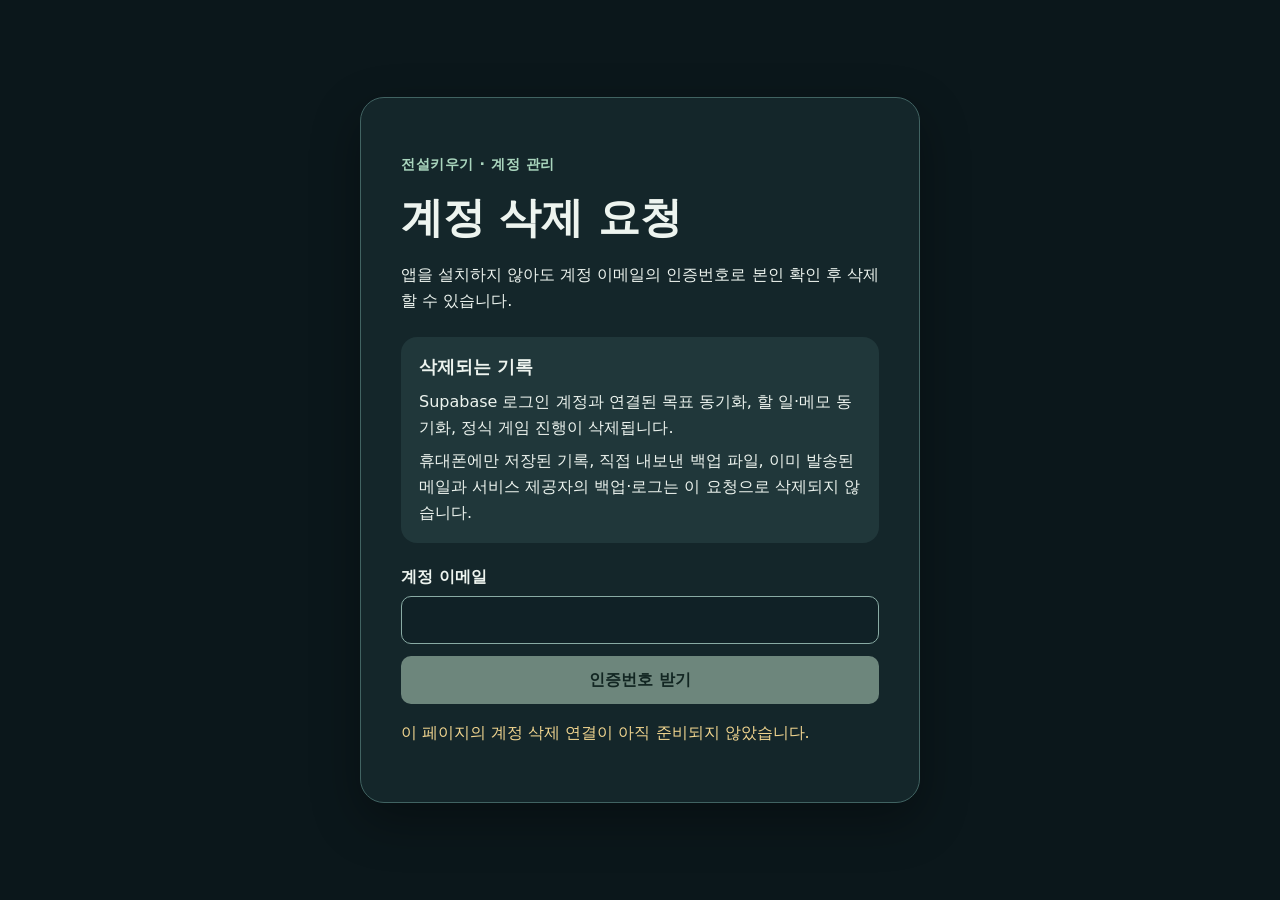
<file: web/delete-account.html>
<!doctype html>
<html lang="ko">
<head>
  <meta charset="utf-8">
  <meta name="viewport" content="width=device-width, initial-scale=1">
  <meta name="robots" content="noindex">
  <title>계정 삭제 요청 · 전설키우기</title>
  <link rel="icon" href="favicon.png">
  <link rel="stylesheet" href="delete-account.css">
  <script src="delete-account-config.js" defer></script>
  <script type="module" src="delete-account.mjs"></script>
</head>
<body>
  <main class="card">
    <p class="eyebrow">전설키우기 · 계정 관리</p>
    <h1>계정 삭제 요청</h1>
    <p>앱을 설치하지 않아도 계정 이메일의 인증번호로 본인 확인 후 삭제할 수 있습니다.</p>

    <section class="notice" aria-labelledby="delete-scope">
      <h2 id="delete-scope">삭제되는 기록</h2>
      <p>Supabase 로그인 계정과 연결된 목표 동기화, 할 일·메모 동기화, 정식 게임 진행이 삭제됩니다.</p>
      <p>휴대폰에만 저장된 기록, 직접 내보낸 백업 파일, 이미 발송된 메일과 서비스 제공자의 백업·로그는 이 요청으로 삭제되지 않습니다.</p>
    </section>

    <form id="email-form">
      <label for="email">계정 이메일</label>
      <input id="email" type="email" autocomplete="email" inputmode="email" required maxlength="254">
      <button type="submit">인증번호 받기</button>
    </form>

    <form id="code-form" hidden>
      <label for="code">이메일로 받은 인증번호</label>
      <input id="code" type="text" autocomplete="one-time-code" inputmode="numeric" pattern="[0-9]{6}" maxlength="6" required>
      <button type="submit">본인 확인</button>
    </form>

    <form id="delete-form" hidden>
      <p class="verified">본인 확인이 끝났습니다. 삭제하면 서버 계정과 연결 기록을 복구할 수 없습니다.</p>
      <label for="confirmation">계속하려면 <strong>탈퇴</strong>를 입력하세요</label>
      <input id="confirmation" type="text" autocomplete="off" required>
      <button class="danger" type="submit">계정과 서버 기록 삭제</button>
    </form>

    <p id="status" role="status" aria-live="polite"></p>
  </main>
</body>
</html>
</file>
<file: web/delete-account.css>
:root { color-scheme: dark; font-family: system-ui, sans-serif; background: #0b171b; color: #edf4ef; }
* { box-sizing: border-box; }
body { min-height: 100vh; margin: 0; padding: 24px 14px; display: grid; place-items: center; }
.card { width: min(100%, 560px); padding: clamp(22px, 5vw, 40px); border: 1px solid #416362; border-radius: 24px; background: #14262a; box-shadow: 0 18px 50px #0005; }
.eyebrow { color: #a9d5bd; font-size: .9rem; font-weight: 700; letter-spacing: .04em; }
h1 { margin: 8px 0 14px; font-size: clamp(1.9rem, 6vw, 2.6rem); }
h2 { margin: 0 0 10px; font-size: 1.1rem; }
p { line-height: 1.6; }
.notice { padding: 18px; margin: 24px 0; border-radius: 16px; background: #20373a; }
.notice p { margin: 8px 0 0; }
form { margin-top: 20px; }
label { display: block; margin: 0 0 8px; font-weight: 700; }
input { width: 100%; min-height: 48px; padding: 10px 12px; border: 1px solid #89aba4; border-radius: 10px; background: #102126; color: inherit; font: inherit; }
input:focus-visible, button:focus-visible { outline: 3px solid #e6c77a; outline-offset: 2px; }
button { min-height: 48px; width: 100%; margin-top: 12px; padding: 10px 16px; border: 0; border-radius: 10px; background: #b7d5bf; color: #11261d; font: inherit; font-weight: 800; cursor: pointer; }
button:hover { filter: brightness(1.08); }
button:disabled { opacity: .55; cursor: wait; }
.danger { background: #eeaaa0; color: #381918; }
.verified { color: #c9ead1; }
#status { min-height: 1.5em; color: #f1d58f; }
[hidden] { display: none !important; }
</file>
